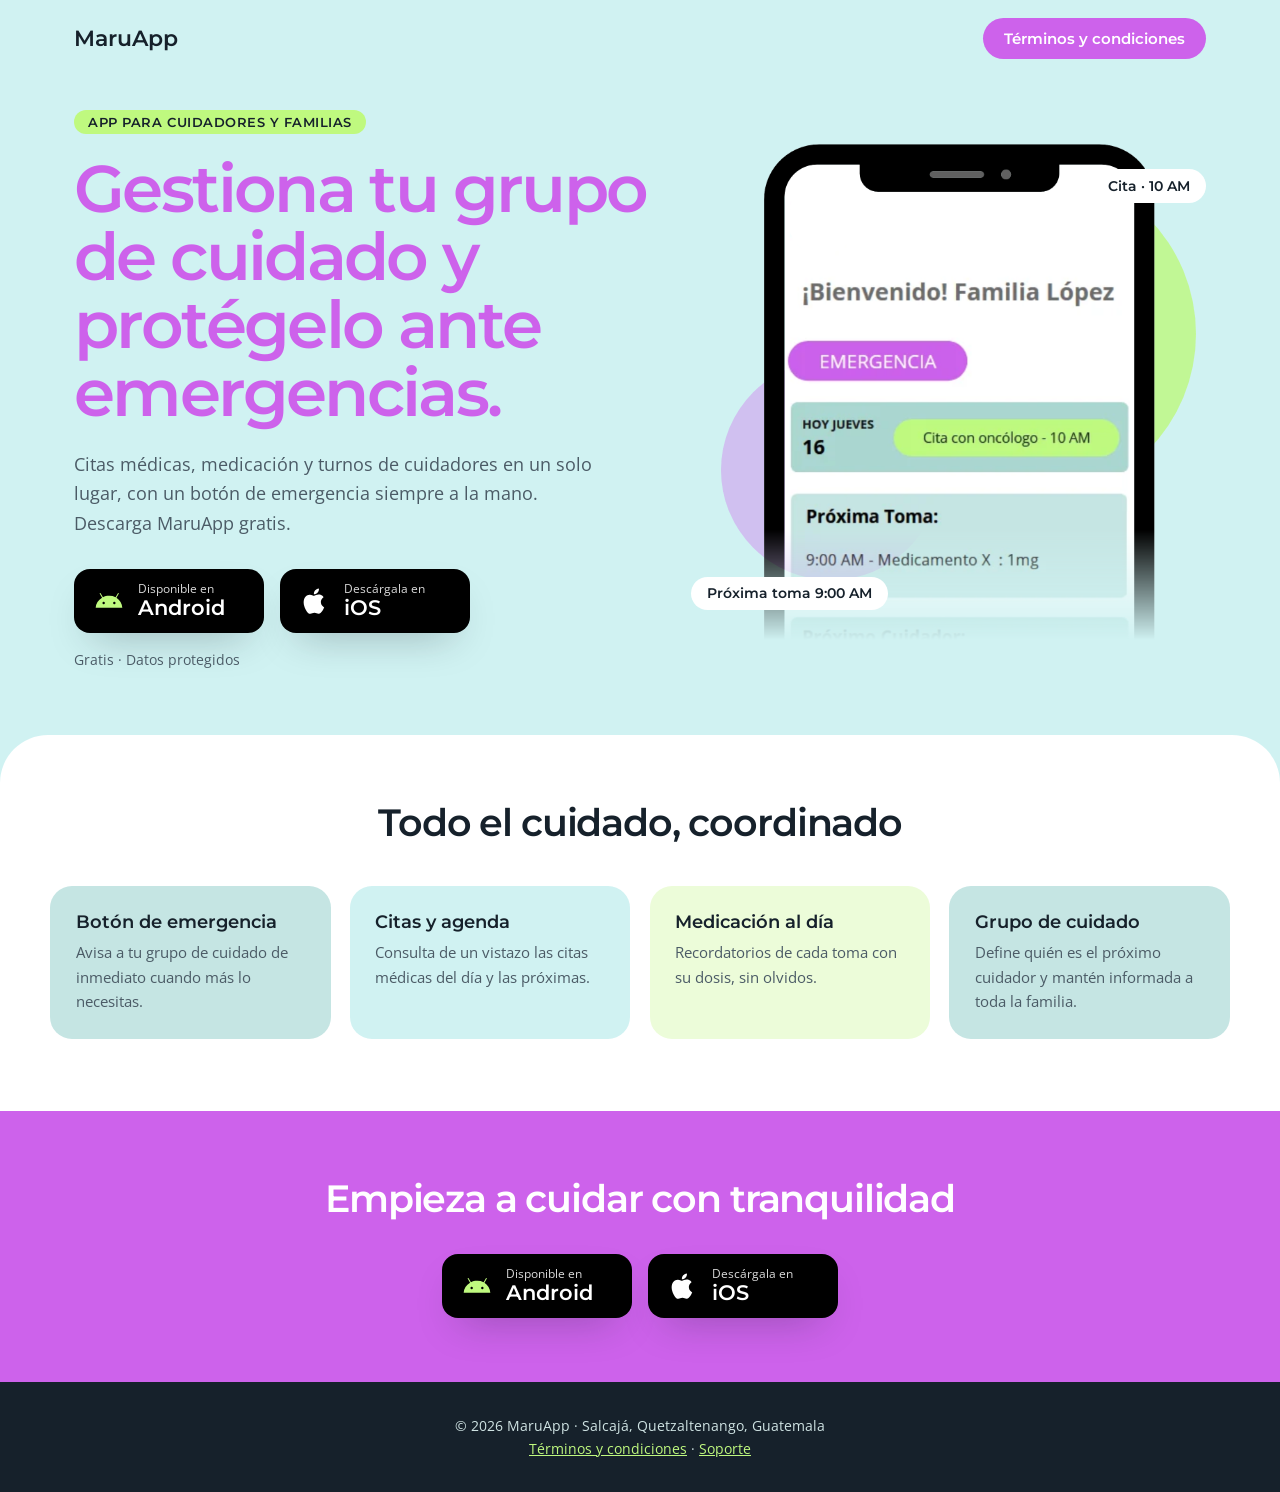
<file: index.html>
<!DOCTYPE html>
<html lang="es">
<head>
  <meta charset="UTF-8">
  <meta name="viewport" content="width=device-width, initial-scale=1">
  <title>MaruApp · Gestiona tu grupo de cuidado y protégelo ante emergencias</title>
  <meta name="description" content="Descarga MaruApp para Android o iOS: coordina citas, medicación y cuidadores de tus pacientes y familiares, y actúa rápido ante emergencias.">
  <meta name="theme-color" content="#d0f2f2">
  <meta property="og:title" content="MaruApp · Descarga la app">
  <meta property="og:description" content="Gestiona tu grupo de cuidado y protégelo ante emergencias.">
  <meta property="og:image" content="img/HeaderMaruApp.png">
  <link rel="icon" href="img/favicon.ico" sizes="any">
  <link rel="icon" type="image/png" sizes="32x32" href="img/favicon-32.png">
  <link rel="icon" type="image/png" sizes="512x512" href="img/icon.png">
  <link rel="apple-touch-icon" href="img/apple-touch-icon.png">
  <link rel="preconnect" href="https://fonts.googleapis.com">
  <link rel="preconnect" href="https://fonts.gstatic.com" crossorigin>
  <link href="https://fonts.googleapis.com/css2?family=Montserrat:wght@400;500;600&family=Open+Sans:wght@400;600&display=swap" rel="stylesheet">
  <link rel="stylesheet" href="css/styles.css?v=4">
</head>
<body>

  <header class="topbar">
    <a class="brand" href="#inicio" aria-label="MaruApp, inicio">MaruApp
    </a>
    <button class="btn-terms" type="button" data-open-terms aria-haspopup="dialog" aria-controls="terms-panel">
      Términos y condiciones
    </button>
  </header>

  <main id="inicio">
    <!-- HERO -->
    <section class="hero">
      <div class="hero__text">
        <p class="eyebrow">App para cuidadores y familias</p>
        <h1>Gestiona tu grupo de cuidado y protégelo ante <span>emergencias.</span></h1>
        <p class="lead">Citas médicas, medicación y turnos de cuidadores en un solo lugar, con un botón de emergencia siempre a la mano. Descarga MaruApp gratis.</p>

        <div class="downloads" id="descargas">
          <a class="store store--android" href="#" data-store="android" aria-label="Descargar MaruApp para Android">
            <svg viewBox="0 0 24 24" aria-hidden="true"><path fill="currentColor" d="M17.6 9.5l1.7-3a.35.35 0 00-.6-.35l-1.75 3A10.6 10.6 0 0012 8.1c-1.65 0-3.2.37-4.55 1.05l-1.75-3a.35.35 0 10-.6.35l1.7 3C3.9 11.2 2.2 13.9 2 17h20c-.2-3.1-1.9-5.8-4.4-7.5zM8 14.4a.9.9 0 110-1.8.9.9 0 010 1.8zm8 0a.9.9 0 110-1.8.9.9 0 010 1.8z"/></svg>
            <span><small>Disponible en</small><strong>Android</strong></span>
          </a>
          <a class="store store--ios" href="#" data-store="ios" aria-label="Descargar MaruApp para iOS">
            <svg viewBox="0 0 24 24" aria-hidden="true"><path fill="currentColor" d="M16.4 12.7c0-2.4 2-3.5 2.1-3.6-1.1-1.7-2.9-1.9-3.5-1.9-1.5-.15-2.9.9-3.7.9s-1.9-.85-3.1-.82a4.6 4.6 0 00-3.9 2.35c-1.7 2.9-.45 7.2 1.2 9.6.8 1.15 1.75 2.45 3 2.4 1.2-.05 1.65-.77 3.1-.77s1.85.77 3.1.75c1.3-.02 2.1-1.15 2.9-2.3a10 10 0 001.3-2.65c-.03-.02-2.5-.95-2.5-3.9zM14 5.6c.65-.8 1.1-1.9.97-3-.95.04-2.1.64-2.8 1.43-.6.7-1.15 1.85-1 2.9 1.05.08 2.15-.55 2.83-1.33z"/></svg>
            <span><small>Descárgala en</small><strong>iOS</strong></span>
          </a>
        </div>
        <p class="hint">Gratis · Datos protegidos</p>
      </div>

      <div class="hero__visual" aria-hidden="false">
        <div class="blob blob--a"></div>
        <div class="blob blob--b"></div>
        <img class="phone" src="img/maru-phone.png" width="575" height="720" alt="Pantalla de MaruApp con la bienvenida a la Familia López, botón de emergencia, cita con oncólogo y próxima toma de medicamento">
        <span class="chip chip--a">Próxima toma 9:00 AM</span>
        <span class="chip chip--b">Cita · 10 AM</span>
      </div>
    </section>

    <!-- FEATURES -->
    <section class="features" aria-labelledby="feat-title">
      <h2 id="feat-title">Todo el cuidado, coordinado</h2>
      <ul class="cards">
        <li class="card">
          <h3>Botón de emergencia</h3>
          <p>Avisa a tu grupo de cuidado de inmediato cuando más lo necesitas.</p>
        </li>
        <li class="card">
          <h3>Citas y agenda</h3>
          <p>Consulta de un vistazo las citas médicas del día y las próximas.</p>
        </li>
        <li class="card">
          <h3>Medicación al día</h3>
          <p>Recordatorios de cada toma con su dosis, sin olvidos.</p>
        </li>
        <li class="card">
          <h3>Grupo de cuidado</h3>
          <p>Define quién es el próximo cuidador y mantén informada a toda la familia.</p>
        </li>
      </ul>
    </section>

    <!-- CTA FINAL -->
    <section class="cta">
      <h2>Empieza a cuidar con tranquilidad</h2>
      <div class="downloads downloads--center">
        <a class="store store--android" href="#" data-store="android" aria-label="Descargar MaruApp para Android">
          <svg viewBox="0 0 24 24" aria-hidden="true"><path fill="currentColor" d="M17.6 9.5l1.7-3a.35.35 0 00-.6-.35l-1.75 3A10.6 10.6 0 0012 8.1c-1.65 0-3.2.37-4.55 1.05l-1.75-3a.35.35 0 10-.6.35l1.7 3C3.9 11.2 2.2 13.9 2 17h20c-.2-3.1-1.9-5.8-4.4-7.5zM8 14.4a.9.9 0 110-1.8.9.9 0 010 1.8zm8 0a.9.9 0 110-1.8.9.9 0 010 1.8z"/></svg>
          <span><small>Disponible en</small><strong>Android</strong></span>
        </a>
        <a class="store store--ios" href="#" data-store="ios" aria-label="Descargar MaruApp para iOS">
          <svg viewBox="0 0 24 24" aria-hidden="true"><path fill="currentColor" d="M16.4 12.7c0-2.4 2-3.5 2.1-3.6-1.1-1.7-2.9-1.9-3.5-1.9-1.5-.15-2.9.9-3.7.9s-1.9-.85-3.1-.82a4.6 4.6 0 00-3.9 2.35c-1.7 2.9-.45 7.2 1.2 9.6.8 1.15 1.75 2.45 3 2.4 1.2-.05 1.65-.77 3.1-.77s1.85.77 3.1.75c1.3-.02 2.1-1.15 2.9-2.3a10 10 0 001.3-2.65c-.03-.02-2.5-.95-2.5-3.9zM14 5.6c.65-.8 1.1-1.9.97-3-.95.04-2.1.64-2.8 1.43-.6.7-1.15 1.85-1 2.9 1.05.08 2.15-.55 2.83-1.33z"/></svg>
          <span><small>Descárgala en</small><strong>iOS</strong></span>
        </a>
      </div>
    </section>
  </main>

  <footer class="footer">
    <p>© <span id="year">2026</span> MaruApp · Salcajá, Quetzaltenango, Guatemala</p>
    <p>
      <button class="link-btn" type="button" data-open-terms>Términos y condiciones</button> ·
      <a href="mailto:kramirezg20@miumg.edu.gt">Soporte</a>
    </p>
  </footer>

  <!-- PANEL TÉRMINOS Y CONDICIONES -->
  <div class="overlay" id="terms-overlay" hidden></div>
  <aside class="panel" id="terms-panel" role="dialog" aria-modal="true" aria-labelledby="terms-title" aria-hidden="true" tabindex="-1">
    <div class="panel__head">
      <h2 id="terms-title">Términos y condiciones</h2>
      <button class="panel__close" type="button" data-close-terms aria-label="Cerrar términos y condiciones">&times;</button>
    </div>
    <div class="panel__body" id="terms-body">
<h1 id="tc-privacidad">Política de Privacidad - Maru App</h1>
<p><em>Última actualización: 15 de octubre de 2026</em></p>
<p>Este Aviso de Privacidad de <strong>MaruApp</strong> ("nosotros", "nos" o "nuestro") describe cómo y por qué podemos acceder, recopilar, almacenar, usar y/o compartir ("procesar") tu información personal cuando usas nuestros servicios ("Servicios"), incluyendo cuando:</p>
<ul>
<li>Descargas y usas nuestra aplicación móvil (MaruApp), o cualquier otra aplicación nuestra que enlace a este Aviso de Privacidad.</li>
<li>Usas MaruApp. Maru es una herramienta integral diseñada para facilitar la comunicación y el monitoreo en el cuidado de pacientes y familiares. Optimiza la coordinación diaria y mejora la tranquilidad de los cuidadores mediante un entorno seguro y accesible.</li>
<li>Interactúas con nosotros de otras formas relacionadas, incluyendo cualquier actividad de marketing o eventos.</li>
</ul>
<p><strong>¿Preguntas o inquietudes?</strong> Leer este Aviso de Privacidad te ayudará a comprender tus derechos y opciones de privacidad. Nosotros somos responsables de tomar decisiones sobre cómo se procesa tu información personal. Si no estás de acuerdo con nuestras políticas y prácticas, por favor no uses nuestros Servicios. Si aún tienes preguntas o inquietudes, contáctanos en <strong>kell230023@gmail.com</strong>.</p>
<hr>
<h2 id="tc-resumen-de-puntos-clave">Resumen de puntos clave</h2>
<p>Este resumen presenta los puntos clave de nuestro Aviso de Privacidad. Puedes encontrar más detalles sobre cada tema en las secciones correspondientes de la <a href="#tc-tabla-de-contenido">tabla de contenido</a>.</p>
<ul>
<li><strong>¿Qué información personal procesamos?</strong> Cuando visitas, usas o navegas por nuestros Servicios, podemos procesar información personal según la forma en que interactúes con nosotros y con los Servicios, las decisiones que tomes y los productos y funciones que utilices. Más información en <a href="#tc-informacion-personal-que-usted-nos-proporciona">Información personal que nos proporcionas</a>.</li>
<li><strong>¿Procesamos información personal sensible?</strong> Parte de la información puede considerarse "especial" o "sensible" en ciertas jurisdicciones, por ejemplo, el origen racial o étnico, la orientación sexual y las creencias religiosas. Podemos procesar información personal sensible cuando sea necesario, con tu consentimiento o según lo permita la ley aplicable. Más información en <a href="#tc-informacion-sensible">Información sensible</a>.</li>
<li><strong>¿Recopilamos información de terceros?</strong> No recopilamos ninguna información de terceros.</li>
<li><strong>¿Cómo procesamos tu información?</strong> Procesamos tu información para proporcionar, mejorar y administrar nuestros Servicios, comunicarnos contigo, por seguridad y prevención de fraude, y para cumplir con la ley. También podemos procesar tu información para otros fines con tu consentimiento. Solo procesamos tu información cuando tenemos una razón legal válida para hacerlo. Más información en la <a href="#tc-2">sección 2</a>.</li>
<li><strong>¿En qué situaciones y con qué partes compartimos información personal?</strong> Podemos compartir información en situaciones específicas y con terceros específicos. Más información en la <a href="#tc-3">sección 3</a>.</li>
<li><strong>¿Cómo mantenemos tu información segura?</strong> Contamos con procesos y procedimientos organizativos y técnicos adecuados para proteger tu información personal. Sin embargo, ninguna transmisión electrónica por internet ni tecnología de almacenamiento de información puede garantizarse como 100 % segura, por lo que no podemos prometer ni garantizar que piratas informáticos, ciberdelincuentes u otros terceros no autorizados no puedan vulnerar nuestra seguridad y recopilar, acceder, robar o modificar indebidamente tu información. Más información en la <a href="#tc-6">sección 6</a>.</li>
<li><strong>¿Cuáles son tus derechos?</strong> Dependiendo de dónde te encuentres geográficamente, la ley de privacidad aplicable puede otorgarte ciertos derechos con respecto a tu información personal. Más información en la <a href="#tc-8">sección 8</a>.</li>
<li><strong>¿Cómo ejerces tus derechos?</strong> La forma más sencilla de ejercer tus derechos es enviando una <a href="https://app.termly.io/dsar/9835bcf9-3fb8-4489-b47e-0dc7371b3d20" target="_blank" rel="noopener noreferrer">solicitud de acceso del titular de los datos</a> o contactándonos. Consideraremos y atenderemos cualquier solicitud de acuerdo con las leyes de protección de datos aplicables.</li>
</ul>
<p>¿Quieres saber más sobre lo que hacemos con la información que recopilamos? Revisa el Aviso de Privacidad completo a continuación.</p>
<hr>
<h2 id="tc-tabla-de-contenido">Tabla de contenido</h2>
<ol>
<li><a href="#tc-1">¿Qué información recopilamos?</a></li>
<li><a href="#tc-2">¿Cómo procesamos su información?</a></li>
<li><a href="#tc-3">¿Cuándo y con quién compartimos su información personal?</a></li>
<li><a href="#tc-4">¿Cómo manejamos sus inicios de sesión sociales?</a></li>
<li><a href="#tc-5">¿Cuánto tiempo conservamos su información?</a></li>
<li><a href="#tc-6">¿Cómo mantenemos su información segura?</a></li>
<li><a href="#tc-7">¿Recopilamos información de menores?</a></li>
<li><a href="#tc-8">¿Cuáles son sus derechos de privacidad?</a></li>
<li><a href="#tc-9">Controles para las funciones de "No rastrear"</a></li>
<li><a href="#tc-10">¿Realizamos actualizaciones a este aviso?</a></li>
<li><a href="#tc-11">¿Cómo puede contactarnos acerca de este aviso?</a></li>
<li><a href="#tc-12">¿Cómo puede revisar, actualizar o eliminar los datos que recopilamos de usted?</a></li>
</ol>
<hr>
<h2 id="tc-1">1. ¿Qué información recopilamos?</h2>
<h3 id="tc-informacion-personal-que-usted-nos-proporciona">Información personal que usted nos proporciona</h3>
<p><em>En resumen: Recopilamos la información personal que usted nos proporciona.</em></p>
<p>Recopilamos información personal que usted nos proporciona voluntariamente cuando se registra en los Servicios, expresa interés en obtener información sobre nosotros o nuestros productos y Servicios, participa en actividades en los Servicios o se pone en contacto con nosotros de cualquier otra manera.</p>
<p><strong>Información personal proporcionada por usted.</strong> La información personal que recopilamos depende del contexto de sus interacciones con nosotros y con los Servicios, de las decisiones que tome y de los productos y funciones que utilice. La información personal que recopilamos puede incluir lo siguiente:</p>
<ul>
<li>Direcciones de correo electrónico</li>
<li>Nombres</li>
<li>Nombres de usuario</li>
<li>Contraseñas</li>
</ul>
<h3 id="tc-informacion-sensible">Información sensible</h3>
<p>Cuando sea necesario, con su consentimiento o según lo permita la ley aplicable, procesamos las siguientes categorías de información sensible:</p>
<ul>
<li>Datos de salud</li>
</ul>
<p><strong>Datos de inicio de sesión de redes sociales.</strong> Podemos ofrecerle la opción de registrarse con nosotros utilizando los datos de su cuenta existente de redes sociales, como Facebook, X u otra cuenta de redes sociales. Si decide registrarse de esta manera, recopilaremos cierta información de perfil sobre usted del proveedor de redes sociales, como se describe en la sección <a href="#tc-4">¿Cómo manejamos sus inicios de sesión sociales?</a> más abajo.</p>
<p><strong>Datos de la aplicación.</strong> Si usa nuestra(s) aplicación(es), también podemos recopilar la siguiente información si usted decide darnos acceso o permiso:</p>
<ul>
<li><em>Acceso al dispositivo móvil.</em> Podemos solicitar acceso o permiso a ciertas funciones de su dispositivo móvil, incluyendo la cámara, el almacenamiento y otras funciones. Si desea cambiar nuestro acceso o permisos, puede hacerlo en la configuración de su dispositivo.</li>
<li><em>Notificaciones push.</em> Podemos solicitar enviarle notificaciones push sobre su cuenta o ciertas funciones de la(s) aplicación(es). Si desea dejar de recibir este tipo de comunicaciones, puede desactivarlas en la configuración de su dispositivo.</li>
</ul>
<p>Esta información es necesaria principalmente para mantener la seguridad y el funcionamiento de nuestra(s) aplicación(es), para la resolución de problemas y para nuestros fines internos de análisis e informes.</p>
<p>Toda la información personal que nos proporcione debe ser verdadera, completa y precisa, y usted debe notificarnos cualquier cambio en dicha información personal.</p>
<h3 id="tc-google-api">Google API</h3>
<p>Nuestro uso de la información recibida de las API de Google se ajustará a la <a href="https://developers.google.com/terms/api-services-user-data-policy" target="_blank" rel="noopener noreferrer">Política de Datos de Usuario de los Servicios de API de Google</a>, incluyendo los <a href="https://developers.google.com/terms/api-services-user-data-policy#limited-use" target="_blank" rel="noopener noreferrer">requisitos de Uso Limitado</a>.</p>
<hr>
<h2 id="tc-2">2. ¿Cómo procesamos su información?</h2>
<p><em>En resumen: Procesamos su información para proporcionar, mejorar y administrar nuestros Servicios, comunicarnos con usted, por seguridad y prevención de fraude, y para cumplir con la ley. También podemos procesar su información para otros fines con su consentimiento.</em></p>
<p><strong>Procesamos su información personal por diversas razones, dependiendo de cómo interactúe con nuestros Servicios, incluyendo:</strong></p>
<ul>
<li><strong>Para facilitar la creación de cuentas y la autenticación, y administrar de otro modo las cuentas de usuario.</strong> Podemos procesar su información para que pueda crear su cuenta e iniciar sesión, así como para mantener su cuenta en funcionamiento.</li>
<li><strong>Para habilitar las comunicaciones entre usuarios.</strong> Podemos procesar su información si decide usar cualquiera de nuestras ofertas que permitan la comunicación con otro usuario.</li>
</ul>
<hr>
<h2 id="tc-3">3. ¿Cuándo y con quién compartimos su información personal?</h2>
<p><em>En resumen: Podemos compartir información en situaciones específicas descritas en esta sección y/o con los siguientes terceros.</em></p>
<p>Podemos necesitar compartir su información personal en las siguientes situaciones:</p>
<ul>
<li><strong>Transferencias comerciales.</strong> Podemos compartir o transferir su información en relación con, o durante las negociaciones de, cualquier fusión, venta de activos de la empresa, financiamiento o adquisición de la totalidad o una parte de nuestro negocio por parte de otra empresa.</li>
</ul>
<hr>
<h2 id="tc-4">4. ¿Cómo manejamos sus inicios de sesión sociales?</h2>
<p><em>En resumen: Si decide registrarse o iniciar sesión en nuestros Servicios usando una cuenta de redes sociales, es posible que tengamos acceso a cierta información sobre usted.</em></p>
<p>Nuestros Servicios le ofrecen la posibilidad de registrarse e iniciar sesión usando los datos de su cuenta de redes sociales de terceros (como sus inicios de sesión de Facebook o X). Cuando decida hacerlo, recibiremos cierta información de perfil sobre usted de su proveedor de redes sociales. La información de perfil que recibimos puede variar según el proveedor de redes sociales, pero a menudo incluirá su nombre, dirección de correo electrónico, lista de amigos y foto de perfil, así como otra información que usted decida hacer pública en dicha plataforma de redes sociales.</p>
<p>Usaremos la información que recibamos únicamente para los fines descritos en este Aviso de Privacidad o que se le hayan aclarado de otro modo en los Servicios correspondientes. Tenga en cuenta que no controlamos, ni somos responsables de, otros usos de su información personal por parte de su proveedor de redes sociales de terceros. Le recomendamos que revise el aviso de privacidad de dicho proveedor para entender cómo recopila, usa y comparte su información personal, y cómo puede configurar sus preferencias de privacidad en sus sitios y aplicaciones.</p>
<hr>
<h2 id="tc-5">5. ¿Cuánto tiempo conservamos su información?</h2>
<p><em>En resumen: Conservamos su información durante el tiempo necesario para cumplir los fines descritos en este Aviso de Privacidad, a menos que la ley exija lo contrario.</em></p>
<p>Solo conservaremos su información personal durante el tiempo que sea necesario para los fines establecidos en este Aviso de Privacidad, a menos que la ley exija o permita un período de retención más largo (como requisitos fiscales, contables u otros requisitos legales). Ningún fin de este aviso requerirá que conservemos su información personal durante más tiempo que el período en que los usuarios tienen una cuenta con nosotros.</p>
<p>Cuando no tengamos una necesidad comercial legítima continua de procesar su información personal, la eliminaremos o anonimizaremos o, si esto no es posible (por ejemplo, porque su información personal se ha almacenado en archivos de respaldo), la almacenaremos de forma segura y la aislaremos de cualquier procesamiento posterior hasta que sea posible eliminarla.</p>
<hr>
<h2 id="tc-6">6. ¿Cómo mantenemos su información segura?</h2>
<p><em>En resumen: Nuestro objetivo es proteger su información personal mediante un sistema de medidas de seguridad organizativas y técnicas.</em></p>
<p>Hemos implementado medidas de seguridad técnicas y organizativas apropiadas y razonables, diseñadas para proteger la seguridad de la información personal que procesamos. Sin embargo, a pesar de nuestras salvaguardas y esfuerzos por proteger su información, ninguna transmisión electrónica por internet ni tecnología de almacenamiento de información puede garantizarse como 100 % segura, por lo que no podemos prometer ni garantizar que piratas informáticos, ciberdelincuentes u otros terceros no autorizados no puedan vulnerar nuestra seguridad y recopilar, acceder, robar o modificar indebidamente su información. Aunque haremos todo lo posible por proteger su información personal, la transmisión de información personal hacia y desde nuestros Servicios es bajo su propio riesgo. Debe acceder a los Servicios únicamente en un entorno seguro.</p>
<hr>
<h2 id="tc-7">7. ¿Recopilamos información de menores?</h2>
<p><em>En resumen: No recopilamos a sabiendas datos de menores de 18 años ni les dirigimos publicidad.</em></p>
<p>No recopilamos a sabiendas datos de menores de 18 años, ni les solicitamos datos ni les dirigimos publicidad, ni vendemos a sabiendas dicha información personal. Al usar los Servicios, usted declara que tiene al menos 18 años o que es el padre, madre o tutor de un menor y consiente el uso de los Servicios por parte de dicho menor dependiente. Si nos enteramos de que se ha recopilado información personal de usuarios menores de 18 años, desactivaremos la cuenta y tomaremos medidas razonables para eliminar con prontitud dichos datos de nuestros registros. Si tiene conocimiento de algún dato que podamos haber recopilado de niños menores de 18 años, contáctenos en <strong>kell230023@gmail.com</strong>.</p>
<hr>
<h2 id="tc-8">8. ¿Cuáles son sus derechos de privacidad?</h2>
<p><em>En resumen: Usted puede revisar, cambiar o cancelar su cuenta en cualquier momento, dependiendo de su país, provincia o estado de residencia.</em></p>
<p><strong>Retirar su consentimiento:</strong> Si nos basamos en su consentimiento para procesar su información personal, que puede ser expreso y/o implícito según la ley aplicable, usted tiene derecho a retirar su consentimiento en cualquier momento. Puede hacerlo contactándonos con los datos de contacto proporcionados en la sección <a href="#tc-11">¿Cómo puede contactarnos acerca de este aviso?</a> más abajo.</p>
<p>Sin embargo, tenga en cuenta que esto no afectará la legalidad del procesamiento realizado antes de su retiro ni, cuando la ley aplicable lo permita, afectará el procesamiento de su información personal realizado con base en fundamentos legales de procesamiento distintos del consentimiento.</p>
<h3 id="tc-informacion-de-la-cuenta">Información de la cuenta</h3>
<p>Si en algún momento desea revisar o cambiar la información de su cuenta o cancelar su cuenta, puede:</p>
<ul>
<li>Contactarnos usando la información de contacto proporcionada.</li>
</ul>
<p>Previa solicitud de cancelación de su cuenta, desactivaremos o eliminaremos su cuenta y su información de nuestras bases de datos activas. Sin embargo, podemos conservar cierta información en nuestros archivos para prevenir fraudes, solucionar problemas, colaborar en cualquier investigación, hacer cumplir nuestros términos legales y/o cumplir con los requisitos legales aplicables.</p>
<p>Si tiene preguntas o comentarios sobre sus derechos de privacidad, puede enviarnos un correo electrónico a <strong>kell230023@gmail.com</strong>.</p>
<hr>
<h2 id="tc-9">9. Controles para las funciones de "No rastrear"</h2>
<p>La mayoría de los navegadores web y algunos sistemas operativos móviles y aplicaciones móviles incluyen una función o configuración de "No rastrear" ("DNT") que puede activar para indicar su preferencia de privacidad de que no se supervisen ni recopilen datos sobre sus actividades de navegación en línea. En esta etapa, no se ha finalizado ningún estándar tecnológico uniforme para reconocer e implementar las señales DNT. Por lo tanto, actualmente no respondemos a las señales DNT del navegador ni a ningún otro mecanismo que comunique automáticamente su decisión de no ser rastreado en línea. Si se adopta un estándar para el rastreo en línea que debamos seguir en el futuro, le informaremos sobre esa práctica en una versión revisada de este Aviso de Privacidad.</p>
<hr>
<h2 id="tc-10">10. ¿Realizamos actualizaciones a este aviso?</h2>
<p><em>En resumen: Sí, actualizaremos este aviso según sea necesario para mantener el cumplimiento de las leyes pertinentes.</em></p>
<p>Podemos actualizar este Aviso de Privacidad de vez en cuando. La versión actualizada se indicará con una fecha de "Revisado" actualizada en la parte superior de este Aviso de Privacidad. Si realizamos cambios sustanciales en este Aviso de Privacidad, podemos notificárselo publicando de forma destacada un aviso de dichos cambios o enviándole directamente una notificación. Le recomendamos que revise este Aviso de Privacidad con frecuencia para estar informado sobre cómo protegemos su información.</p>
<hr>
<h2 id="tc-11">11. ¿Cómo puede contactarnos acerca de este aviso?</h2>
<p>Si tiene preguntas o comentarios sobre este aviso, puede enviarnos un correo electrónico o contactarnos por correo postal:</p>
<p><strong>Correo electrónico:</strong> kell230023@gmail.com</p>
<p><strong>Dirección postal:</strong></p>
<p>MaruApp<br />
01av 4A-25 zona 3 Salcajá Quetzaltenango<br />
Salcajá 09002<br />
Guatemala</p>
<hr>
<h2 id="tc-12">12. ¿Cómo puede revisar, actualizar o eliminar los datos que recopilamos de usted?</h2>
<p>Usted tiene derecho a solicitar acceso a la información personal que recopilamos de usted, detalles sobre cómo la hemos procesado, corregir inexactitudes o eliminar su información personal. También puede tener derecho a retirar su consentimiento para nuestro procesamiento de su información personal. Estos derechos pueden estar limitados en algunas circunstancias por la ley aplicable.</p>
<p>Para solicitar revisar, actualizar o eliminar su información personal, por favor complete y envíe una <a href="https://app.termly.io/dsar/9835bcf9-3fb8-4489-b47e-0dc7371b3d20" target="_blank" rel="noopener noreferrer">solicitud de acceso del titular de los datos</a>.</p>
<hr>
<p><em>Esta Política de Privacidad fue creada utilizando el <a href="https://termly.io/products/privacy-policy-generator/" target="_blank" rel="noopener noreferrer">Generador de Políticas de Privacidad de Termly</a>.</em></p>
<h1 id="tc-soporte">Soporte Técnico - Maru App</h1>
<p>¿Necesitas ayuda con la aplicación Maru? Estamos aquí para ayudarte.</p>
<h2 id="tc-contacto">Contacto</h2>
<p>Si tienes dudas, problemas técnicos, o necesitas reportar algún fallo con la aplicación, puedes ponerte en contacto directamente con el desarrollador a través del siguiente correo electrónico:</p>
<p><strong>Correo de soporte:</strong> kramirezg20@miumg.edu.gt</p>
<h2 id="tc-politica-de-privacidad-y-preguntas-frecuentes">Política de Privacidad y Preguntas Frecuentes</h2>
<ul>
<li>La aplicación requiere autenticación para garantizar la seguridad de tus datos.</li>
</ul>
    </div>
  </aside>

  <script src="js/main.js?v=4"></script>
</body>
</html>
</file>
<file: css/styles.css>
/* ===== MaruApp · paleta tomada de HeaderMaruApp ===== */
:root{
  --bg:#d0f2f2;        /* fondo celeste */
  --bg-soft:#c5e5e3;   /* tarjetas */
  --bg-deep:#aad6d0;   /* tarjetas intensas */
  --purple:#cd62eb;    /* titular / botón emergencia */
  --purple-dark:#a63fc4;
  --lime:#bff97f;      /* acento */
  --teal:#5f9ea0;      /* círculo del menú */
  --ink:#16212b;
  --muted:#4b5b66;
  --white:#fff;
  --radius:22px;
  --shadow:0 18px 40px -18px rgba(22,33,43,.35);
  --font-title:"Montserrat","Segoe UI",system-ui,sans-serif;
  --font-body:"Open Sans","Segoe UI",system-ui,sans-serif;
}
*{box-sizing:border-box;margin:0;padding:0}
html{scroll-behavior:smooth}
body{font-family:var(--font-body);color:var(--ink);background:var(--bg);line-height:1.6;overflow-x:hidden}
img{max-width:100%;display:block}
a{color:inherit}
:focus-visible{outline:3px solid var(--purple);outline-offset:3px;border-radius:8px}
body.no-scroll{overflow:hidden}

/* ===== Barra superior ===== */
.topbar{display:flex;justify-content:space-between;align-items:center;gap:1rem;
  max-width:1180px;margin:0 auto;padding:1.1rem 1.5rem}
.brand{display:flex;align-items:center;gap:.6rem;font:600 1.35rem var(--font-title);text-decoration:none;color:var(--ink)}

.btn-terms{font:600 .95rem var(--font-title);background:var(--purple);color:#fff;border:0;
  padding:.7rem 1.3rem;border-radius:999px;cursor:pointer;transition:.2s}
.btn-terms:hover{background:var(--purple-dark);transform:translateY(-2px)}

/* ===== Hero ===== */
.hero{max-width:1180px;margin:0 auto;padding:2rem 1.5rem 4rem;
  display:grid;grid-template-columns:1.1fr .9fr;gap:2rem;align-items:center}
.eyebrow{display:inline-block;background:var(--lime);padding:.3rem .9rem;border-radius:999px;
  font:600 .8rem var(--font-title);letter-spacing:.04em;text-transform:uppercase;margin-bottom:1.2rem}
h1{font:600 clamp(2.3rem,5.4vw,4.1rem)/1.04 var(--font-title);letter-spacing:-.04em;color:var(--purple)}
.lead{margin:1.4rem 0 2rem;font-size:1.15rem;color:var(--muted);max-width:34rem}

.downloads{display:flex;flex-wrap:wrap;gap:1rem}
.downloads--center{justify-content:center}
.store{display:inline-flex;align-items:center;gap:.8rem;background:#000;color:#fff;text-decoration:none;
  padding:.8rem 1.5rem .8rem 1.2rem;border-radius:16px;min-width:190px;
  box-shadow:var(--shadow);transition:transform .2s,box-shadow .2s,background .2s}
.store svg{width:32px;height:32px;flex:none}
.store--android svg{color:var(--lime)}
.store span{display:flex;flex-direction:column;line-height:1.15;text-align:left}
.store small{font-size:.72rem;opacity:.85}
.store strong{font:600 1.3rem var(--font-title)}
.store:hover{transform:translateY(-4px) scale(1.02);background:#1b1b1b}
.hint{margin-top:1rem;font-size:.85rem;color:var(--muted)}

.hero__visual{position:relative;display:flex;justify-content:center}
.phone{position:relative;z-index:2;width:min(100%,400px);height:auto;
  -webkit-mask-image:linear-gradient(#000 78%,transparent);mask-image:linear-gradient(#000 78%,transparent);
  animation:float 6s ease-in-out infinite}
.blob{position:absolute;border-radius:50%;z-index:1}
.blob--a{width:330px;height:330px;background:var(--lime);top:6%;right:2%;opacity:.8}
.blob--b{width:220px;height:220px;background:var(--purple);bottom:12%;left:2%;opacity:.35}
.chip{position:absolute;z-index:3;background:#fff;font:600 .85rem var(--font-title);
  padding:.55rem 1rem;border-radius:999px;box-shadow:var(--shadow);animation:float 5s ease-in-out infinite}
.chip--a{bottom:6%;left:-4%;animation-delay:-1.5s}
.chip--b{top:6%;right:0;animation-delay:-3s}
@keyframes float{50%{transform:translateY(-10px)}}

/* ===== Características ===== */
.features{background:#fff;border-radius:48px 48px 0 0;padding:4rem 1.5rem 4.5rem}
.features h2,.cta h2{font:600 clamp(1.7rem,3.5vw,2.4rem) var(--font-title);letter-spacing:-.03em;text-align:center;color:var(--ink)}
.cards{list-style:none;max-width:1180px;margin:2.5rem auto 0;display:grid;gap:1.2rem;
  grid-template-columns:repeat(auto-fit,minmax(230px,1fr))}
.card{background:var(--bg-soft);border-radius:var(--radius);padding:1.6rem;transition:.25s}
.card:nth-child(2){background:var(--bg)}
.card:nth-child(3){background:#ecfcd9}
.card:hover{transform:translateY(-6px);box-shadow:var(--shadow)}
.card h3{font:600 1.1rem var(--font-title);margin-bottom:.5rem}
.card p{color:var(--muted);font-size:.95rem}

/* ===== CTA ===== */
.cta{background:var(--purple);padding:4rem 1.5rem;text-align:center}
.cta h2{color:#fff;margin-bottom:2rem}

/* ===== Footer ===== */
.footer{background:var(--ink);color:#cfe3e3;text-align:center;padding:2rem 1rem;font-size:.9rem}
.footer a,.link-btn{color:var(--lime)}
.link-btn{background:none;border:0;font:inherit;cursor:pointer;text-decoration:underline}

/* ===== Panel Términos y condiciones ===== */
.overlay{position:fixed;inset:0;background:rgba(22,33,43,.55);backdrop-filter:blur(3px);z-index:90;
  opacity:0;transition:opacity .3s}
.overlay.show{opacity:1}
.panel{position:fixed;top:0;right:0;height:100%;width:min(640px,100%);background:#fff;z-index:100;
  display:flex;flex-direction:column;transform:translateX(100%);visibility:hidden;
  transition:transform .35s cubic-bezier(.2,.8,.2,1),visibility 0s .35s;
  border-radius:28px 0 0 28px;box-shadow:-20px 0 50px rgba(0,0,0,.25)}
.panel.open{transform:none;visibility:visible;transition:transform .35s cubic-bezier(.2,.8,.2,1)}
.panel__head{display:flex;justify-content:space-between;align-items:center;gap:1rem;
  padding:1.2rem 1.5rem;background:var(--bg);border-radius:28px 0 0 0;border-bottom:4px solid var(--lime)}
.panel__head h2{font:600 1.3rem var(--font-title);color:var(--purple)}
.panel__close{width:42px;height:42px;border-radius:50%;border:0;background:var(--purple);color:#fff;
  font-size:1.7rem;line-height:1;cursor:pointer;transition:.2s}
.panel__close:hover{background:var(--purple-dark);transform:rotate(90deg)}
.panel__body{overflow-y:auto;padding:1.5rem 1.6rem 3rem;scroll-behavior:smooth;overscroll-behavior:contain}

/* Tipografía del contenido legal */
.panel__body h1{font:600 1.6rem var(--font-title);color:var(--purple);margin:.5rem 0 .8rem;line-height:1.2}
.panel__body h1 ~ h1{margin-top:2.5rem;padding-top:1.5rem;border-top:2px dashed var(--bg-deep)}
.panel__body h2{font:600 1.2rem var(--font-title);margin:2rem 0 .7rem;color:var(--ink);
  background:var(--bg);padding:.5rem .9rem;border-radius:12px;border-left:6px solid var(--purple)}
.panel__body h3{font:600 1.02rem var(--font-title);margin:1.3rem 0 .5rem;color:var(--teal)}
.panel__body p,.panel__body li{font-size:.95rem;color:#2c3a44;margin-bottom:.7rem}
.panel__body ul,.panel__body ol{padding-left:1.4rem;margin-bottom:.8rem}
.panel__body a{color:var(--purple-dark);font-weight:600}
.panel__body hr{border:0;height:1px;background:var(--bg-deep);margin:1.6rem 0}
.panel__body em{color:var(--muted)}


/* ===== Responsive ===== */
@media (max-width:860px){
  .hero{grid-template-columns:1fr;text-align:center;padding-top:.5rem}
  .lead{margin-inline:auto}
  .downloads{justify-content:center}
  .hero__visual{order:2;margin-top:1rem}
  .features{border-radius:32px 32px 0 0}
  .chip--a{left:2%}.chip--b{right:2%}
  .panel{border-radius:0}.panel__head{border-radius:0}
}
@media (max-width:480px){
  .btn-terms{font-size:.8rem;padding:.6rem .95rem}
  .store{flex:1 1 100%;justify-content:center}
}
@media (prefers-reduced-motion:reduce){*{animation:none!important;transition:none!important;scroll-behavior:auto!important}}

/* ===== Ajustes responsive adicionales ===== */
@media (min-width:1400px){
  .topbar,.hero,.cards{max-width:1280px}
  .hero{gap:3rem}
}
@media (max-width:1024px) and (min-width:861px){
  h1{font-size:clamp(2.2rem,4.6vw,3rem)}
  .store{min-width:170px;padding-right:1.1rem}
}
@media (max-width:600px){
  .topbar{padding:.9rem 1rem}
  .hero{padding:.5rem 1rem 3rem}
  .features{padding:3rem 1rem}
  .cta{padding:3rem 1rem}
  .lead{font-size:1.02rem}
  .phone{width:min(82%,320px)}
  .blob--a{width:230px;height:230px;right:0}
  .blob--b{width:150px;height:150px;left:0}
  .chip{font-size:.75rem;padding:.45rem .8rem}
  .chip--a{display:none}
  .chip--b{top:4%;right:0}
  .panel__head{padding:1rem}
  .panel__body{padding:1.2rem 1rem 3rem}
}
@media (max-width:360px){
  .brand{font-size:1.1rem}
  .btn-terms{font-size:.72rem;padding:.55rem .8rem}
  h1{font-size:2rem}
}
@supports (padding:max(0px)){
  .footer{padding-bottom:max(2rem,env(safe-area-inset-bottom))}
}
</file>
